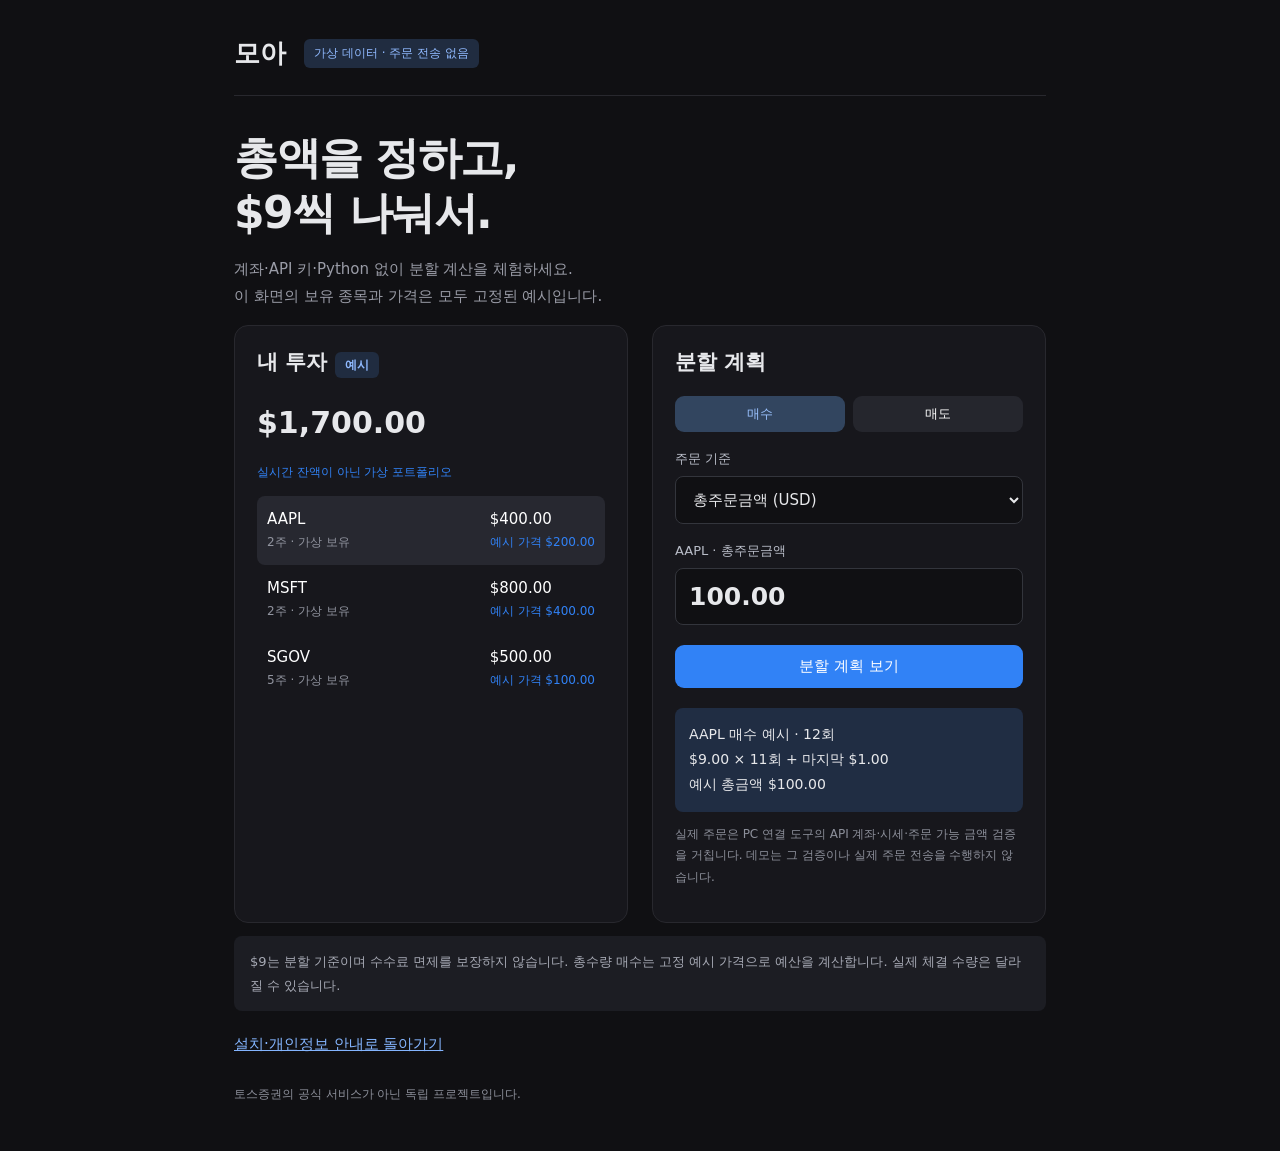
<file: browser_extension/demo.html>
<!doctype html>
<html lang="ko"><head><meta charset="utf-8"><meta name="viewport" content="width=device-width,initial-scale=1"><meta http-equiv="Content-Security-Policy" content="default-src 'self'; connect-src 'none'; frame-src 'none'; form-action 'none'; object-src 'none'; base-uri 'none'"><title>모아 · 연결 없는 데모</title><link rel="stylesheet" href="guide.css"><script src="demo.js" defer></script></head><body><main>
<header><a class="brand" href="options.html">모아</a><span class="badge">가상 데이터 · 주문 전송 없음</span></header><h1>총액을 정하고,<br>$9씩 나눠서.</h1><p class="lead">계좌·API 키·Python 없이 분할 계산을 체험하세요.<br>이 화면의 보유 종목과 가격은 모두 고정된 예시입니다.</p>
<div class="demo-grid"><div class="card"><h2>내 투자 <span class="badge">예시</span></h2><p class="portfolio-total">$1,700.00</p><p class="small negative">실시간 잔액이 아닌 가상 포트폴리오</p><div id="holdings"></div></div><div class="card"><h2>분할 계획</h2><div class="controls" role="group" aria-label="매매 방향"><button data-side="BUY" class="selected" aria-pressed="true">매수</button><button data-side="SELL" aria-pressed="false">매도</button></div><label for="basis">주문 기준</label><select id="basis"><option value="AMOUNT">총주문금액 (USD)</option><option value="QUANTITY">총주문수량 (주)</option></select><label for="value" id="value-label">AAPL · 총주문금액</label><input id="value" value="100.00" inputmode="decimal" autocomplete="off" aria-describedby="plan"><button id="calculate" class="full">분할 계획 보기</button><div id="plan" class="plan" role="status"></div><p class="small">실제 주문은 PC 연결 도구의 API 계좌·시세·주문 가능 금액 검증을 거칩니다. 데모는 그 검증이나 실제 주문 전송을 수행하지 않습니다.</p></div></div>
<p class="note">$9는 분할 기준이며 수수료 면제를 보장하지 않습니다. 총수량 매수는 고정 예시 가격으로 예산을 계산합니다. 실제 체결 수량은 달라질 수 있습니다.</p><nav><a href="options.html">설치·개인정보 안내로 돌아가기</a></nav><footer>토스증권의 공식 서비스가 아닌 독립 프로젝트입니다.</footer></main></body></html>
</file>
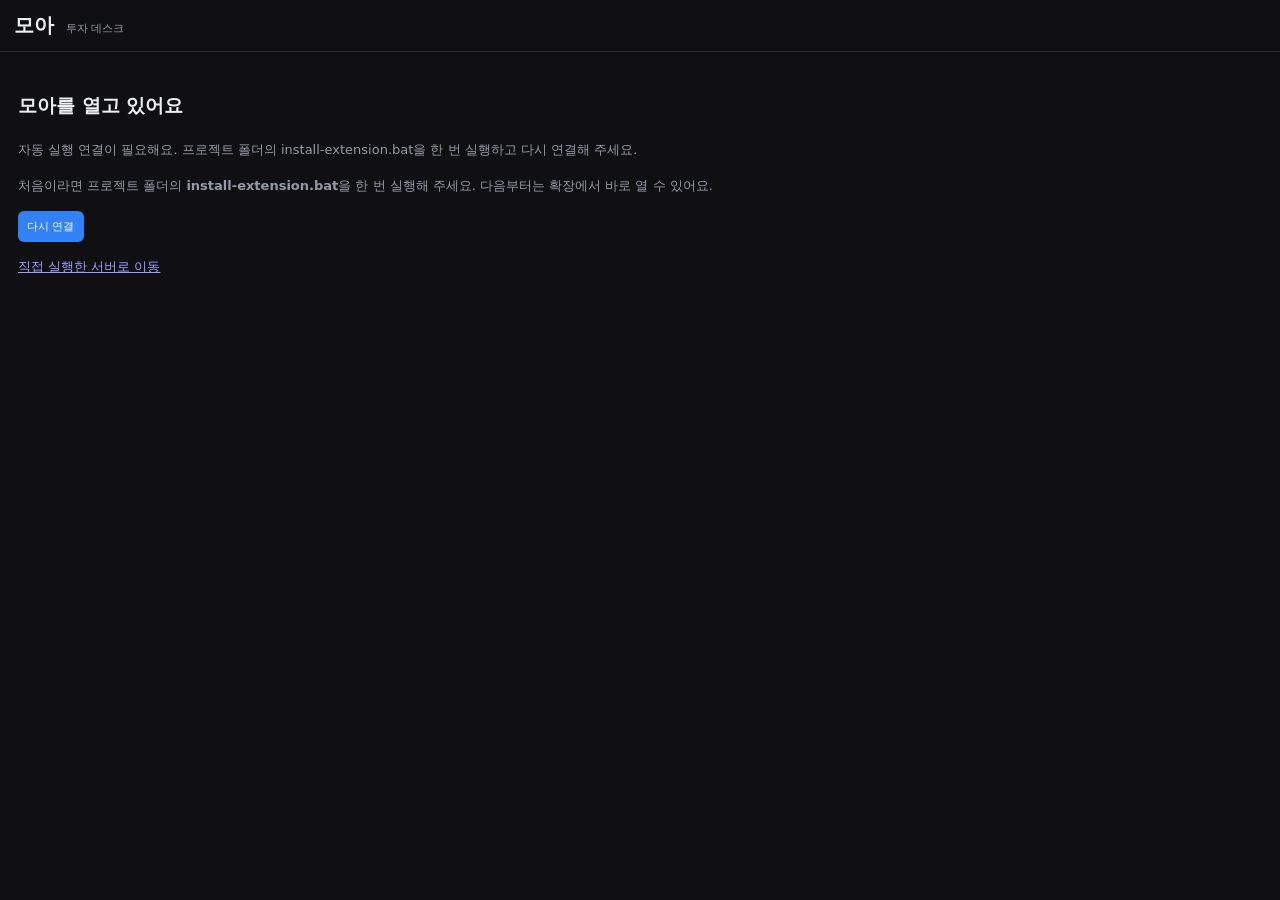
<file: browser_extension/launch.html>
<!doctype html>
<html lang="ko"><head><meta charset="utf-8"><meta name="viewport" content="width=device-width,initial-scale=1"><title>모아 열기</title><link rel="stylesheet" href="sidepanel.css"><script src="launcher.js" defer></script><script src="launch.js" defer></script></head><body>
<header><strong>모아 <span>투자 데스크</span></strong></header>
<section id="offline"><h1>모아를 열고 있어요</h1><p id="launch-status" role="status">PC의 모아 서버에 연결하고 있어요.</p><p>처음이라면 프로젝트 폴더의 <strong>install-extension.bat</strong>을 한 번 실행해 주세요. 다음부터는 확장에서 바로 열 수 있어요.</p><button id="retry">다시 연결</button><p><a href="http://127.0.0.1:8765/">직접 실행한 서버로 이동</a></p></section>
</body></html>
</file>
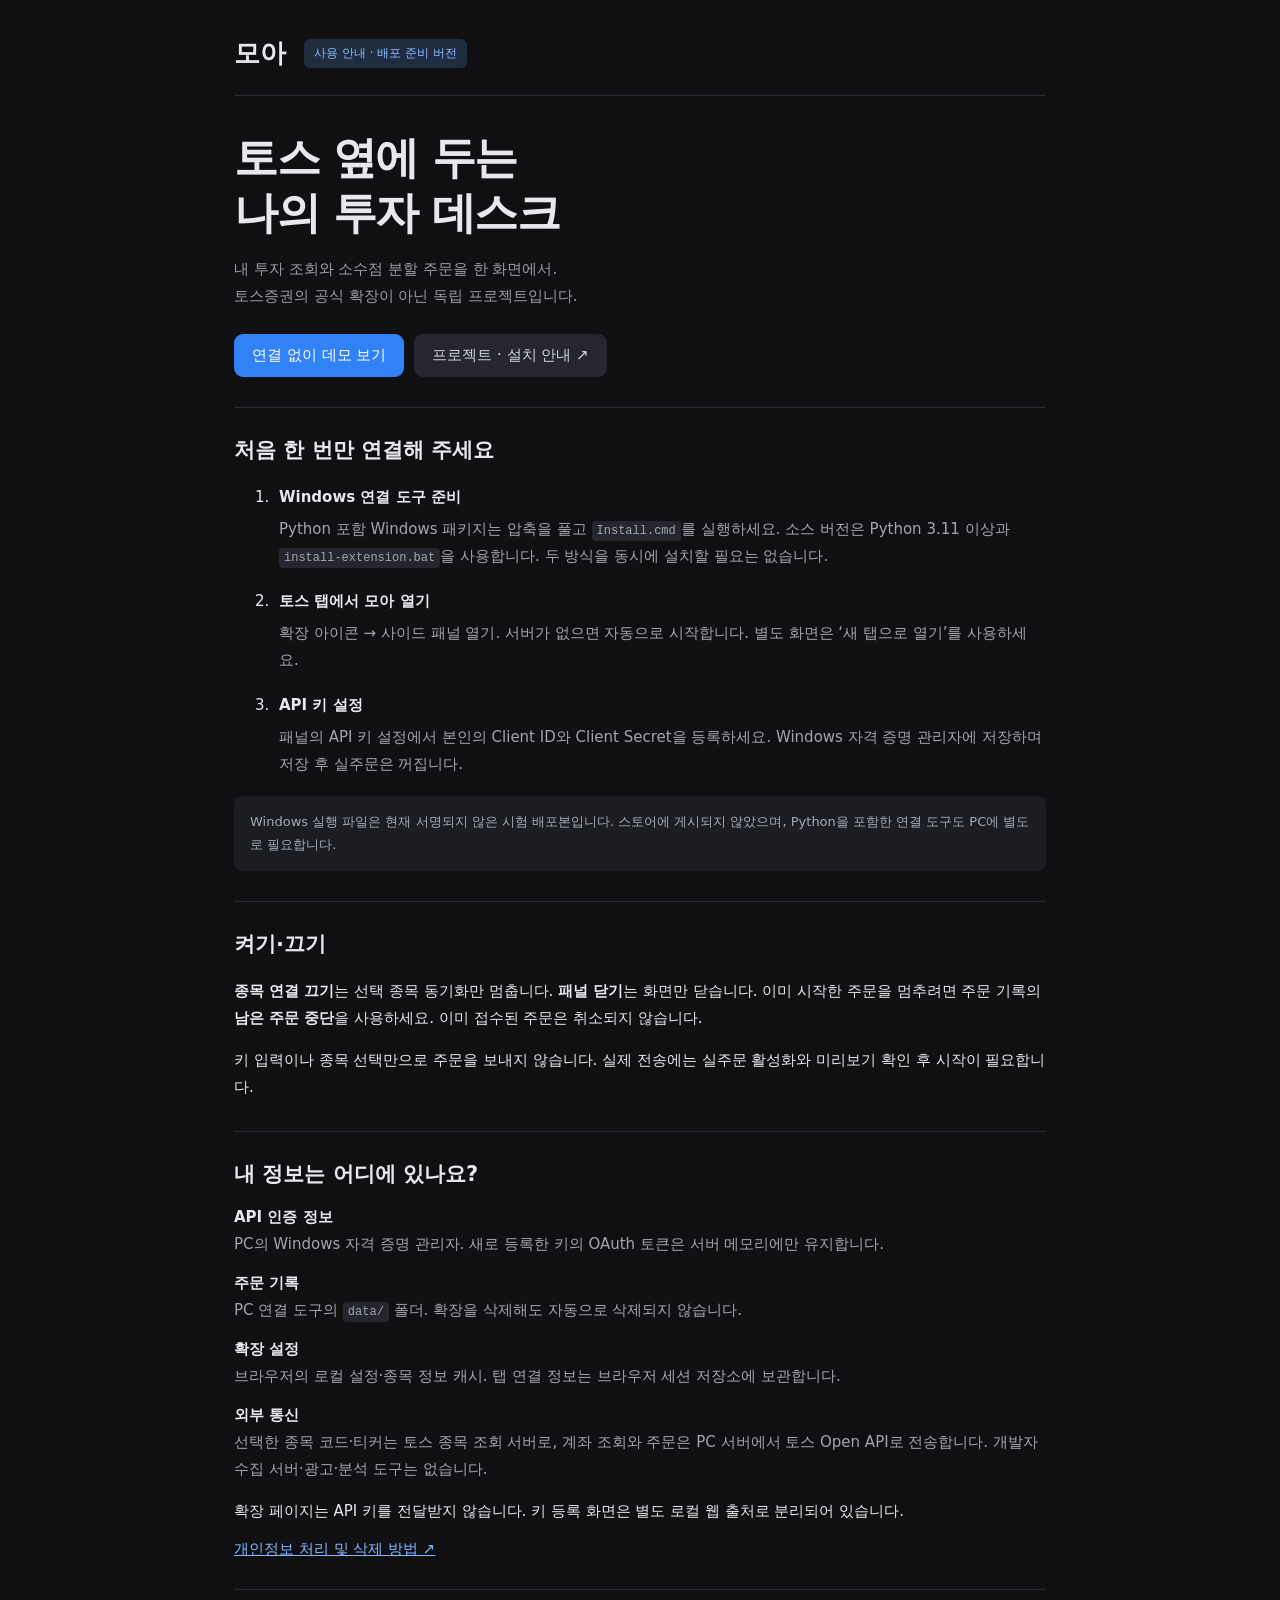
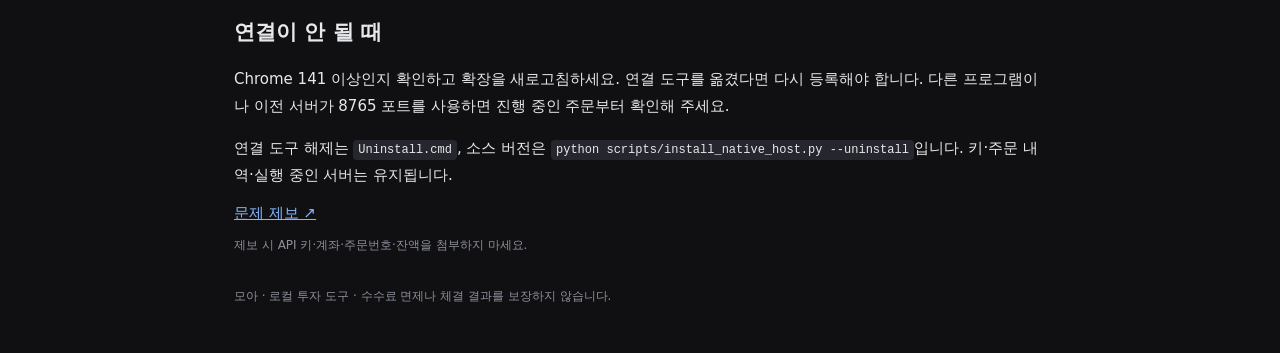
<file: browser_extension/options.html>
<!doctype html>
<html lang="ko"><head><meta charset="utf-8"><meta name="viewport" content="width=device-width,initial-scale=1"><title>모아 · 사용 안내</title><link rel="stylesheet" href="guide.css"></head><body>
<main><header><a class="brand" href="options.html">모아</a><span class="badge">사용 안내 · 배포 준비 버전</span></header>
<h1>토스 옆에 두는<br>나의 투자 데스크</h1><p class="lead">내 투자 조회와 소수점 분할 주문을 한 화면에서.<br>토스증권의 공식 확장이 아닌 독립 프로젝트입니다.</p>
<nav><a class="button" href="demo.html">연결 없이 데모 보기</a><a class="button secondary" href="https://github.com/haetae8554/moa-invest" target="_blank" rel="noreferrer">프로젝트 · 설치 안내 ↗</a></nav>
<section><h2>처음 한 번만 연결해 주세요</h2><ol><li><strong>Windows 연결 도구 준비</strong><p>Python 포함 Windows 패키지는 압축을 풀고 <code>Install.cmd</code>를 실행하세요. 소스 버전은 Python 3.11 이상과 <code>install-extension.bat</code>을 사용합니다. 두 방식을 동시에 설치할 필요는 없습니다.</p></li><li><strong>토스 탭에서 모아 열기</strong><p>확장 아이콘 → 사이드 패널 열기. 서버가 없으면 자동으로 시작합니다. 별도 화면은 ‘새 탭으로 열기’를 사용하세요.</p></li><li><strong>API 키 설정</strong><p>패널의 API 키 설정에서 본인의 Client ID와 Client Secret을 등록하세요. Windows 자격 증명 관리자에 저장하며 저장 후 실주문은 꺼집니다.</p></li></ol><p class="note">Windows 실행 파일은 현재 서명되지 않은 시험 배포본입니다. 스토어에 게시되지 않았으며, Python을 포함한 연결 도구도 PC에 별도로 필요합니다.</p></section>
<section><h2>켜기·끄기</h2><p><strong>종목 연결 끄기</strong>는 선택 종목 동기화만 멈춥니다. <strong>패널 닫기</strong>는 화면만 닫습니다. 이미 시작한 주문을 멈추려면 주문 기록의 <strong>남은 주문 중단</strong>을 사용하세요. 이미 접수된 주문은 취소되지 않습니다.</p><p>키 입력이나 종목 선택만으로 주문을 보내지 않습니다. 실제 전송에는 실주문 활성화와 미리보기 확인 후 시작이 필요합니다.</p></section>
<section><h2>내 정보는 어디에 있나요?</h2><dl><dt>API 인증 정보</dt><dd>PC의 Windows 자격 증명 관리자. 새로 등록한 키의 OAuth 토큰은 서버 메모리에만 유지합니다.</dd><dt>주문 기록</dt><dd>PC 연결 도구의 <code>data/</code> 폴더. 확장을 삭제해도 자동으로 삭제되지 않습니다.</dd><dt>확장 설정</dt><dd>브라우저의 로컬 설정·종목 정보 캐시. 탭 연결 정보는 브라우저 세션 저장소에 보관합니다.</dd><dt>외부 통신</dt><dd>선택한 종목 코드·티커는 토스 종목 조회 서버로, 계좌 조회와 주문은 PC 서버에서 토스 Open API로 전송합니다. 개발자 수집 서버·광고·분석 도구는 없습니다.</dd></dl><p>확장 페이지는 API 키를 전달받지 않습니다. 키 등록 화면은 별도 로컬 웹 출처로 분리되어 있습니다.</p><a href="https://github.com/haetae8554/moa-invest/blob/main/PRIVACY.md" target="_blank" rel="noreferrer">개인정보 처리 및 삭제 방법 ↗</a></section>
<section><h2>연결이 안 될 때</h2><p>Chrome 141 이상인지 확인하고 확장을 새로고침하세요. 연결 도구를 옮겼다면 다시 등록해야 합니다. 다른 프로그램이나 이전 서버가 8765 포트를 사용하면 진행 중인 주문부터 확인해 주세요.</p><p>연결 도구 해제는 <code>Uninstall.cmd</code>, 소스 버전은 <code>python scripts/install_native_host.py --uninstall</code>입니다. 키·주문 내역·실행 중인 서버는 유지됩니다.</p><a href="https://github.com/haetae8554/moa-invest/issues" target="_blank" rel="noreferrer">문제 제보 ↗</a><p class="small">제보 시 API 키·계좌·주문번호·잔액을 첨부하지 마세요.</p></section>
<footer>모아 · 로컬 투자 도구 · 수수료 면제나 체결 결과를 보장하지 않습니다.</footer></main></body></html>
</file>
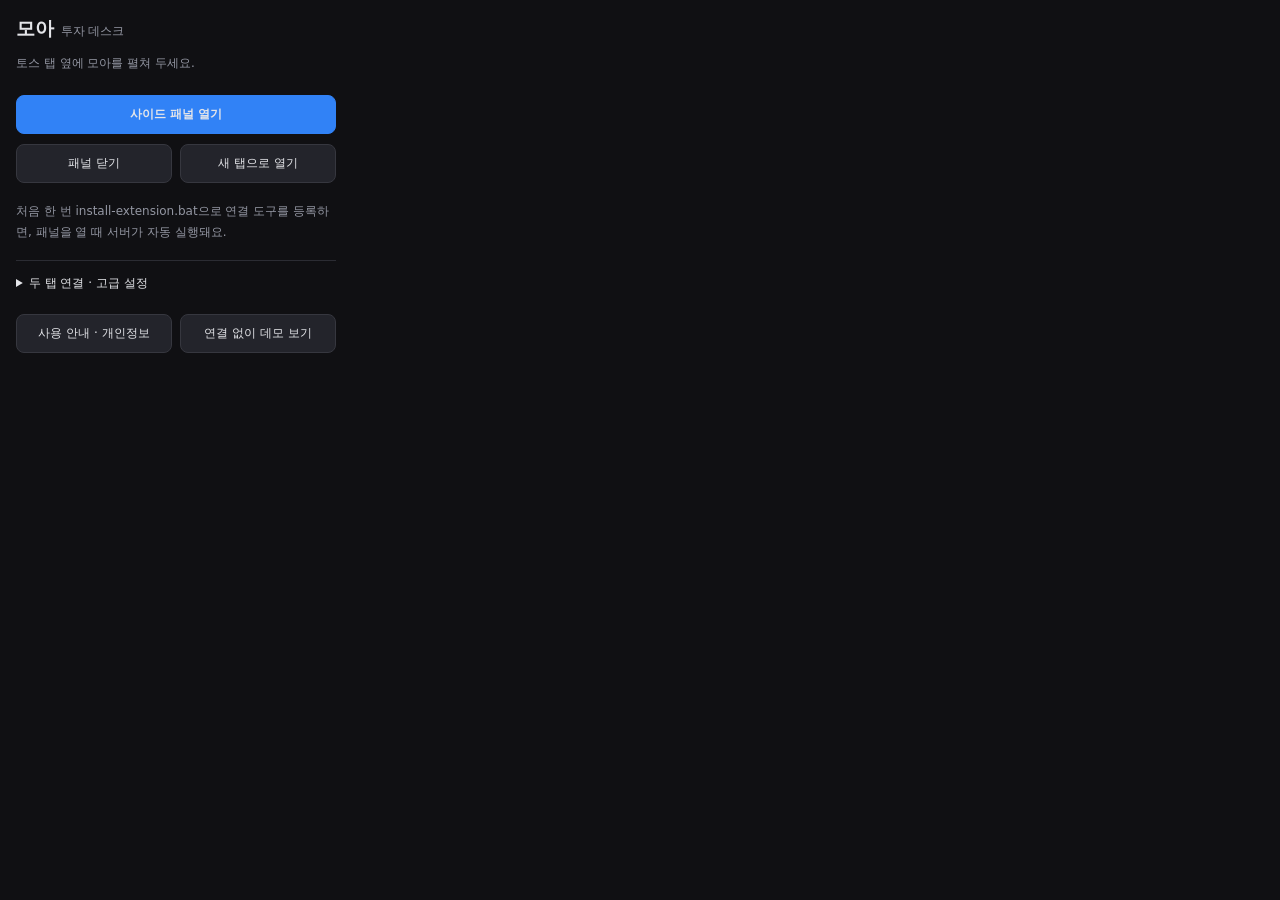
<file: browser_extension/popup.html>
<!doctype html>
<html lang="ko"><head><meta charset="utf-8"><title>모아 종목 연결</title><link rel="stylesheet" href="popup.css"><script src="protocol.js" defer></script><script src="popup.js" defer></script></head><body>
<h1>모아 <small>투자 데스크</small></h1><p class="muted">토스 탭 옆에 모아를 펼쳐 두세요.</p><button id="open-panel" class="primary">사이드 패널 열기</button><div class="actions"><button id="close-panel">패널 닫기</button><button id="open-tab">새 탭으로 열기</button></div><p class="muted foot">처음 한 번 install-extension.bat으로 연결 도구를 등록하면, 패널을 열 때 서버가 자동 실행돼요.</p><details><summary>두 탭 연결 · 고급 설정</summary><p class="muted">종목을 자동으로 찾아 연결해요. 같은 창에 토스·모아 탭이 하나씩 있으면 탭도 자동 연결돼요.</p>
<label for="toss">토스 탭</label><select id="toss"></select>
<label for="moa">모아 탭</label><select id="moa"></select>
<button id="connect" class="primary">두 탭 연결하기</button><button id="pause">연결 일시정지</button>
<p id="status" role="status">열린 탭을 찾는 중…</p>
<p id="mapping-count" class="muted"></p><button id="refresh">종목 정보 다시 조회</button>
<p class="muted foot">최초 연결은 토스 종목을 모아에 적용해요. 여러 탭을 열었을 때만 위에서 사용할 탭을 고르세요. 주문 입력·전송은 동기화하지 않아요.</p>
</details><div class="actions"><button id="guide">사용 안내 · 개인정보</button><button id="demo">연결 없이 데모 보기</button></div></body></html>
</file>
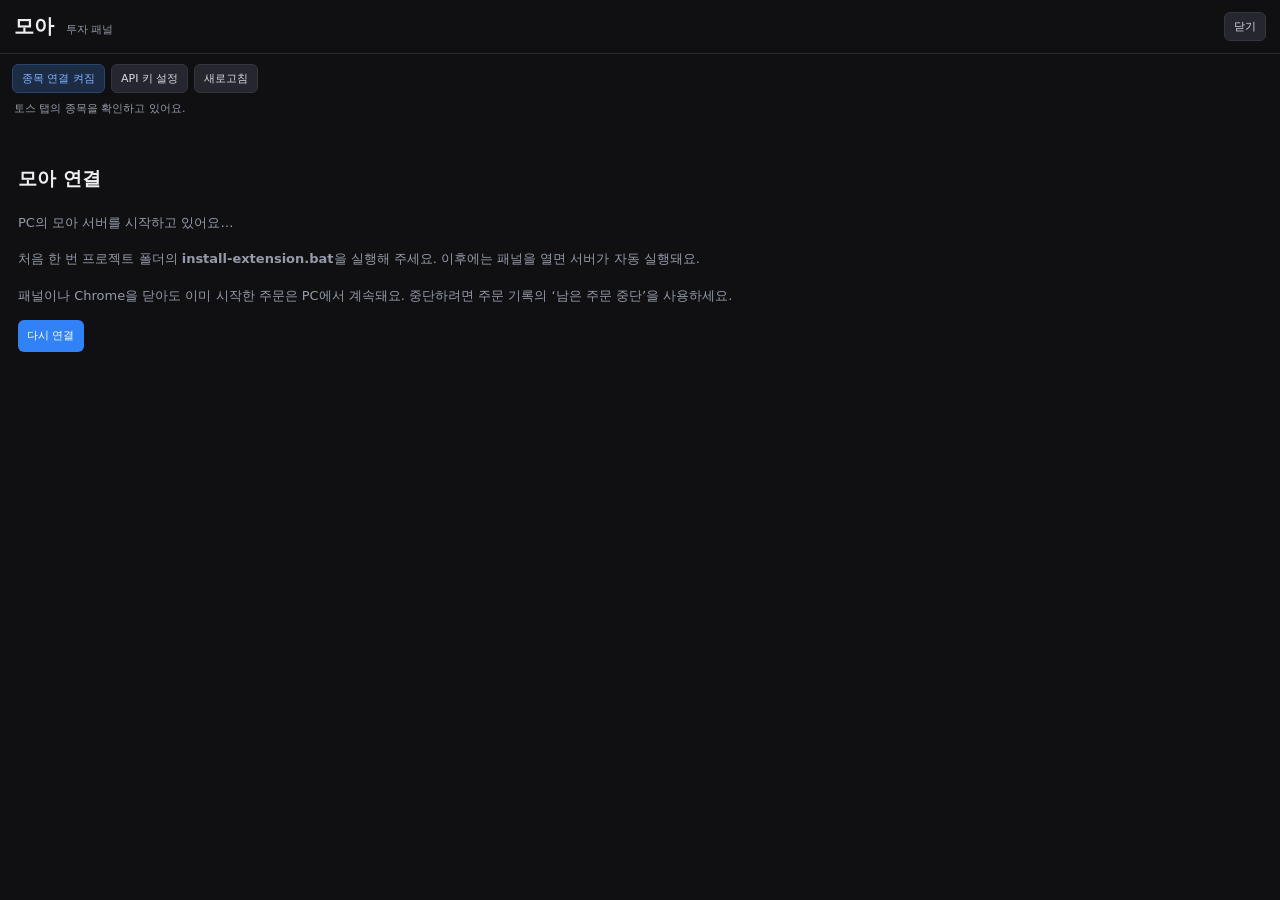
<file: browser_extension/sidepanel.html>
<!doctype html>
<html lang="ko"><head><meta charset="utf-8"><meta name="viewport" content="width=device-width,initial-scale=1"><title>모아 · 투자 패널</title><link rel="stylesheet" href="sidepanel.css"><script src="protocol.js" defer></script><script src="launcher.js" defer></script><script src="sidepanel.js" defer></script></head><body>
<header><strong>모아 <span>투자 패널</span></strong><button id="close" title="패널을 닫아도 시작한 주문은 계속됩니다. 주문 기록에서 남은 주문을 중단하세요." aria-label="모아 패널 닫기">닫기</button></header>
<div class="toolbar"><button id="sync" aria-pressed="true">종목 연결 켜짐</button><button id="settings">API 키 설정</button><button id="reload">새로고침</button></div>
<p id="status" role="status">토스 탭의 종목을 확인하고 있어요.</p>
<section id="offline"><h1>모아 연결</h1><p id="launch-status" role="status">PC의 모아 서버를 시작하고 있어요…</p><p>처음 한 번 프로젝트 폴더의 <strong>install-extension.bat</strong>을 실행해 주세요. 이후에는 패널을 열면 서버가 자동 실행돼요.</p><p>패널이나 Chrome을 닫아도 이미 시작한 주문은 PC에서 계속돼요. 중단하려면 주문 기록의 ‘남은 주문 중단’을 사용하세요.</p><button id="retry">다시 연결</button></section>
<iframe id="desk" title="모아 로컬 투자 화면" referrerpolicy="no-referrer"></iframe>
</body></html>
</file>
<file: browser_extension/guide.css>
:root{color-scheme:dark;font-family:system-ui,-apple-system,"Segoe UI",sans-serif;background:#101013;color:#e7e8eb;font-size:15px}*{box-sizing:border-box}body{margin:0}main{max-width:860px;margin:auto;padding:36px 24px 48px}header{display:flex;gap:18px;align-items:center;padding-bottom:24px;border-bottom:1px solid #28282e}.brand{font-size:26px;font-weight:800;text-decoration:none;color:inherit}.badge{font-size:12px;background:#202c40;color:#90baff;padding:6px 10px;border-radius:6px}h1{font-size:clamp(28px,5vw,44px);line-height:1.25;letter-spacing:-1.5px;margin:34px 0 16px}.lead{color:#9a9ca7;line-height:1.8}h2{font-size:21px;margin:0 0 20px}section{border-top:1px solid #28282e;padding-top:28px;margin-top:30px}p,li,dd{line-height:1.8}li{padding-left:5px;margin-bottom:18px}li p{margin:5px 0;color:#a3a5ae}nav{display:flex;gap:10px;flex-wrap:wrap;margin:24px 0}a{color:#84b5ff}.button,button{display:inline-block;background:#3182f6;border:0;border-radius:9px;padding:12px 18px;color:white;text-decoration:none;font:inherit;cursor:pointer}.secondary{background:#26272e;color:#d2d4db}.note{padding:14px 16px;background:#1c1d23;border-radius:8px;color:#a7aab5;font-size:13px}dt{font-weight:600;margin-top:16px}dd{margin:4px 0;color:#a3a5ae}code{font-size:12px;background:#26272e;padding:3px 5px;border-radius:4px;overflow-wrap:anywhere}.small,footer{color:#8d909b;font-size:12px}footer{margin-top:32px}a:focus-visible,button:focus-visible,input:focus-visible,select:focus-visible{outline:2px solid #90baff;outline-offset:4px}.demo-grid{display:grid;grid-template-columns:1fr 1fr;gap:24px}.card{background:#17171c;border:1px solid #28282e;border-radius:14px;padding:22px}.card section{margin:0;padding:0;border:0}.holding{display:flex;justify-content:space-between;align-items:center;width:100%;text-align:left;background:transparent;padding:14px 10px;border-radius:8px}.holding.selected{background:#272830}.holding small{display:block;color:#9295a0;font-size:12px;margin-top:6px}.holding em{display:block;text-align:right;font-style:normal;font-size:12px;color:#3182f6;margin-top:6px}.portfolio-total{font-size:30px;font-weight:700;margin:16px 0 6px}.negative{color:#3182f6}.controls{display:flex;gap:8px}.controls button{flex:1;padding:9px;background:#25262d;font-size:13px}.controls .selected{background:#32455f;color:#9ac2ff}label{display:block;font-size:13px;color:#b9bdc8;margin:18px 0 8px}input,select{width:100%;padding:13px;border:1px solid #33353c;border-radius:8px;background:#101013;color:#e7e8eb;font:inherit}input{font-size:25px;font-weight:700}.plan{padding:14px;background:#202d43;border-radius:8px;line-height:1.8;font-size:14px;margin-top:20px}.plan[hidden]{display:none}.full{width:100%;margin-top:20px}@media(max-width:600px){main{padding:20px 16px}.demo-grid{grid-template-columns:1fr}header{gap:10px}.card{padding:18px}}
</file>
<file: browser_extension/sidepanel.css>
:root{color-scheme:dark;font-family:system-ui,sans-serif;background:#101013;color:#eceef2}*{box-sizing:border-box}body{margin:0;display:flex;flex-direction:column;height:100dvh;min-width:280px}header{display:flex;align-items:center;justify-content:space-between;padding:12px 14px;border-bottom:1px solid #292a32}header strong{font-size:20px}header span{font-size:11px;color:#9095a0;margin-left:5px;font-weight:400}button{background:#25262e;color:#d8dbe3;border:1px solid #33353f;border-radius:6px;padding:6px 9px;cursor:pointer;font:inherit;font-size:11px}.toolbar{display:flex;gap:6px;padding:10px 12px 0}#sync[aria-pressed=true]{color:#82b1ff;background:#1b2c44;border-color:#28466e}#status{font-size:11px;color:#949aa7;margin:8px 14px;min-height:16px}iframe{width:100%;border:0;flex:1;background:#101013}#offline{padding:20px 18px;font-size:13px;line-height:1.8}#offline h1{font-size:19px}#offline p{color:#949aa7}#retry{background:#3182f6;border:0;color:#fff}button:focus-visible{outline:2px solid #82b1ff;outline-offset:2px}[hidden]{display:none!important}
</file>
<file: browser_extension/popup.css>
:root{color-scheme:dark;font-family:system-ui,sans-serif;background:#101013;color:#e4e5e9}body{width:320px;padding:16px;margin:0}h1{font-size:19px;margin:0 0 8px}p{font-size:12px;line-height:1.6}label{display:block;font-size:12px;margin:14px 0 6px}select,input,button{box-sizing:border-box;width:100%;border:1px solid #36373f;background:#23242b;border-radius:8px;color:inherit;padding:10px;font:inherit;font-size:12px}button{cursor:pointer;margin-top:10px}button:disabled{opacity:.5;cursor:default}.primary{background:#3182f6;border-color:#3182f6;font-weight:700}.muted{color:#9396a2}.foot{margin-top:18px}#status{color:#82b1ff;min-height:36px}details{border-top:1px solid #2b2c33;padding-top:14px}summary{font-size:12px;cursor:pointer}button:focus-visible,input:focus-visible,select:focus-visible{outline:2px solid #82b1ff;outline-offset:2px}

h1 small{font-size:12px;color:#9396a2;font-weight:400}.actions{display:flex;gap:8px}.actions button{flex:1}.foot{line-height:1.7}details{margin-top:18px}summary{margin-bottom:12px}
</file>
